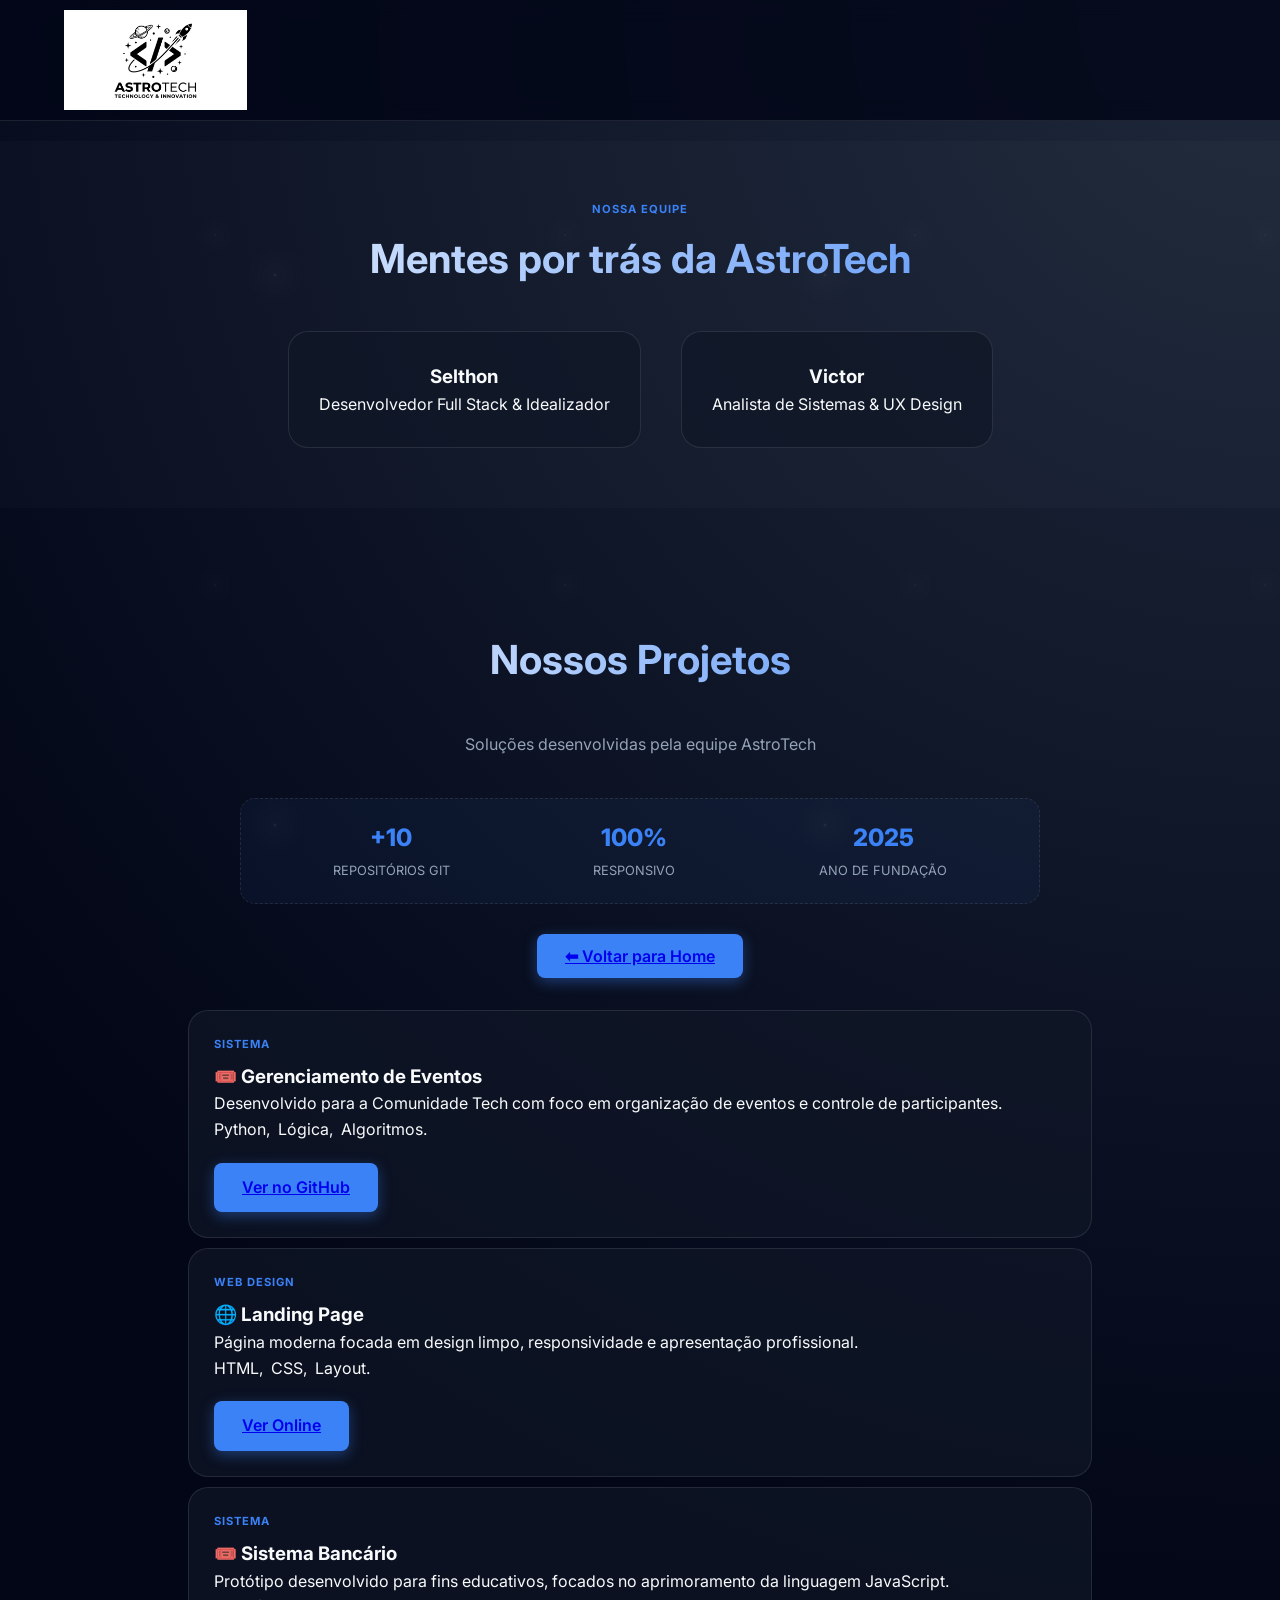
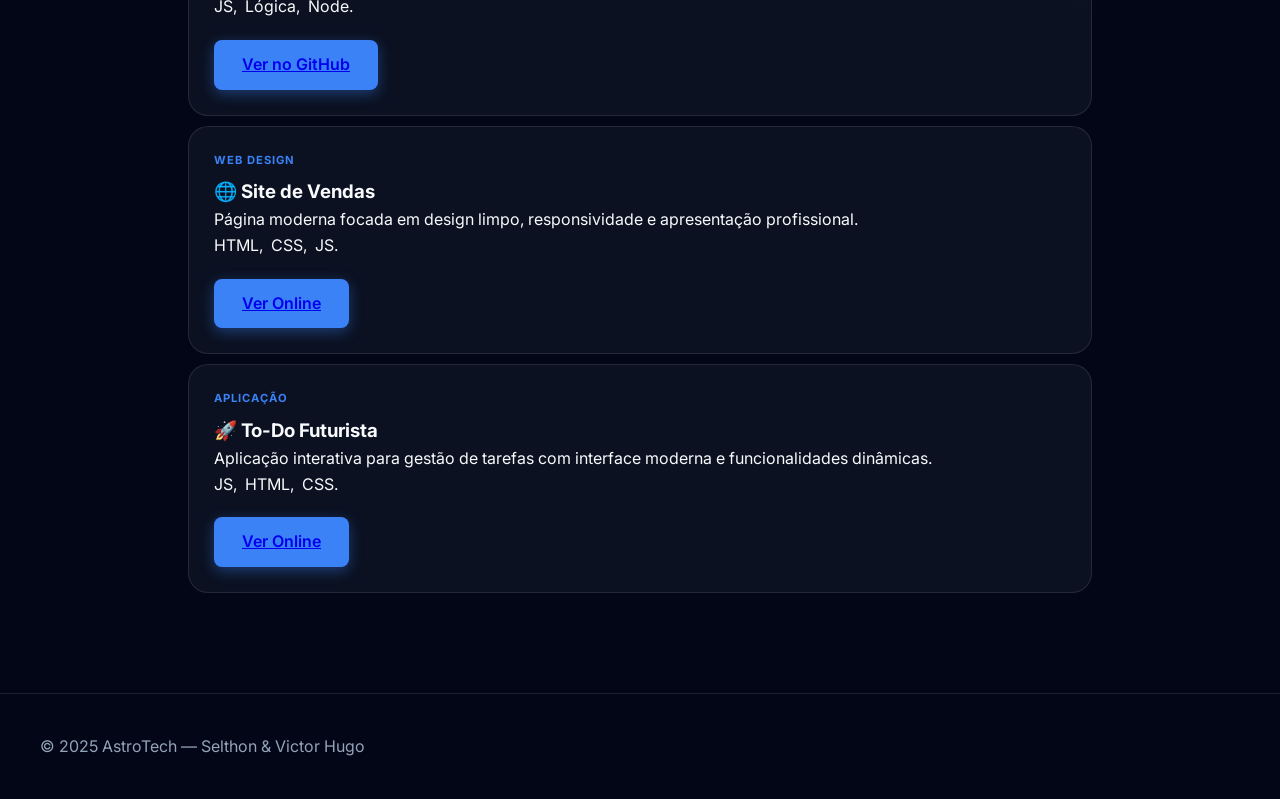
<file: projetos.html>
<!DOCTYPE html>
<html lang="pt-br">
<head>
    <meta charset="UTF-8">
    <meta name="viewport" content="width=device-width, initial-scale=1.0">
    <title>Projetos - AstroTech</title>
    <link rel="stylesheet" href="style.css">
</head>
<body>

<header class="header-projetos">
    <div class="container header-content">
        <a href="index.html" class="logo-link">
            <img src="img/logo.png" alt="AstroTech" class="logo-horizontal">
        </a>

        <nav class="menu-normal">
            <a href="index.html">Home</a>
            <a href="index.html#sobre">Sobre</a>
            <a href="index.html#servicos">Serviços</a>
            <a href="index.html#contato">Contato</a>
        </nav>
    </div>
</header>

<section class="team-section">
    <div class="container">
        <span class="category">Nossa Equipe</span>
        <h2>Mentes por trás da AstroTech</h2>
        <div class="team-grid">
            <div class="team-card">
                <div class="member-info">
                    <h3>Selthon</h3>
                    <p>Desenvolvedor Full Stack & Idealizador</p>
                </div>
            </div>
            <div class="team-card">
                <div class="member-info">
                    <h3>Victor</h3>
                    <p>Analista de Sistemas & UX Design</p>
                </div>
            </div>
        </div>
    </div>
</section>

<section class="section">
    <div class="container-titulo">
        <h2>Nossos Projetos</h2>
        <p class="subtitle">Soluções desenvolvidas pela equipe AstroTech</p>
        <div class="stats-bar">
            <div class="stat-item">
                <span class="stat-number">+10</span>
                <span class="stat-label">Repositórios Git</span>
            </div>
            <div class="stat-item">
                <span class="stat-number">100%</span>
                <span class="stat-label">Responsivo</span>
            </div>
            <div class="stat-item">
                <span class="stat-number">2025</span>
                <span class="stat-label">Ano de Fundação</span>
            </div>
        </div>
        <a href="index.html" class="btn-voltar">⬅ Voltar para Home</a>
    </div>

    <div class="project-grid">

        <div class="project-card">
            <div class="project-info">
                <span class="category">SISTEMA</span>
                <h3>🎟️ Gerenciamento de Eventos</h3>
                <p>Desenvolvido para a Comunidade Tech com foco em organização de eventos e controle de participantes.</p>
                
                <div class="tech-tags">
                    <span class="tag">Python,</span>
                    <span class="tag">Lógica,</span>
                    <span class="tag">Algoritmos.</span>
                </div>

                <a href="https://github.com/selthon06/TADS1-Trabalho-ALG" target="_blank" class="btn">
                    Ver no GitHub
                </a>
            </div>
        </div>

        <div class="project-card">
            <div class="project-info">
                <span class="category">WEB DESIGN</span>
                <h3>🌐 Landing Page</h3>
                <p>Página moderna focada em design limpo, responsividade e apresentação profissional.</p>
                
                <div class="tech-tags">
                    <span class="tag">HTML,</span>
                    <span class="tag">CSS,</span>
                    <span class="tag">Layout.</span>
                </div>

                <a href="https://selthon06.github.io/landing-page/" target="_blank" class="btn">
                    Ver Online
                </a>
            </div>
        </div>

        <div class="project-card">
            <div class="project-info">
                <span class="category">SISTEMA</span>
                <h3>🎟️ Sistema Bancário</h3>
                <p>Protótipo desenvolvido para fins educativos, focados no aprimoramento da linguagem JavaScript.</p>
                
                <div class="tech-tags">
                    <span class="tag">JS,</span>
                    <span class="tag">Lógica,</span>
                    <span class="tag">Node.</span>
                </div>

                <a href="https://github.com/VicHtads/POO/tree/main/SistemaBanco" target="_blank" class="btn">
                    Ver no GitHub
                </a>
            </div>
        </div>

        <div class="project-card">
            <div class="project-info">
                <span class="category">WEB DESIGN</span>
                <h3>🌐 Site de Vendas</h3>
                <p>Página moderna focada em design limpo, responsividade e apresentação profissional.</p>
                
                <div class="tech-tags">
                    <span class="tag">HTML,</span>
                    <span class="tag">CSS,</span>
                    <span class="tag">JS.</span>
                </div>

                <a href="https://vichtads.github.io/Palmas_Mondial_Ventiladores/" target="_blank" class="btn">
                    Ver Online
                </a>
            </div>
        </div>

        <div class="project-card">
            <div class="project-info">
                <span class="category">APLICAÇÃO</span>
                <h3>🚀 To-Do Futurista</h3>
                <p>Aplicação interativa para gestão de tarefas com interface moderna e funcionalidades dinâmicas.</p>
                
                <div class="tech-tags">
                    <span class="tag">JS,</span>
                    <span class="tag">HTML,</span>
                    <span class="tag">CSS.</span>
                </div>

                <a href="https://selthon06.github.io/todo-futurista/" target="_blank" class="btn">
                    Ver Online
                </a>
            </div>
        </div>

    </div>
</section>

<footer>
    <p>© 2025 AstroTech — Selthon & Victor Hugo</p>
</footer>

</body>
</html>
</file>
<file: style.css>
@import url('https://fonts.googleapis.com/css2?family=Inter:wght@300;400;600;700&display=swap');

:root {
    --primary: #3b82f6;
    --primary-hover: #2563eb;
    --bg-dark: #020617;
    --bg-card: rgba(17, 24, 39, 0.7);
    --text-main: #f8fafc;
    --text-muted: #94a3b8;
    --glass-border: rgba(255, 255, 255, 0.1);
}

/* RESET E BASE */
* {
    margin: 0;
    padding: 0;
    box-sizing: border-box;
}

html {
    scroll-behavior: smooth;
}

body {
    font-family: 'Inter', sans-serif;
    background: radial-gradient(circle at top right, #1e293b, #020617 60%);
    color: var(--text-main);
    line-height: 1.6;
    overflow-x: hidden;
}

/* HEADER E MENU */
.header-topo {
    position: fixed;
    top: 0;
    width: 100%;
    display: flex;
    justify-content: flex-end;
    padding: 20px 5%;
    z-index: 1000;
    backdrop-filter: blur(10px); /* Efeito de vidro no topo ao rolar */
}

.menu-toggle {
    font-size: 24px;
    cursor: pointer;
    background: var(--primary);
    padding: 10px 18px;
    border-radius: 8px;
    transition: 0.3s;
    box-shadow: 0 4px 15px rgba(59, 130, 246, 0.4);
}

nav {
    position: fixed;
    top: 0;
    right: -300px;
    width: 280px;
    height: 100vh;
    background: rgba(15, 23, 42, 0.95);
    backdrop-filter: blur(20px);
    display: flex;
    flex-direction: column;
    padding: 80px 40px;
    transition: cubic-bezier(0.4, 0, 0.2, 1) 0.5s;
    border-left: 1px solid var(--glass-border);
}

nav.active {
    right: 0;
}

nav a {
    color: var(--text-main);
    text-decoration: none;
    margin: 15px 0;
    font-size: 1.1rem;
    font-weight: 500;
    transition: 0.3s;
}

nav a:hover {
    color: var(--primary);
    transform: translateX(5px);
}

/*HERO SECTION (LOGO)*/
.hero-logo {
    height: 100vh;
    display: flex;
    flex-direction: column;
    justify-content: center;
    align-items: center;
    text-align: center;
}

.hero-logo img {
    width: 40%; /* Reduzi um pouco para ficar mais legal */
    max-width: 500px;
    filter: drop-shadow(0 0 30px rgba(59, 130, 246, 0.3));
    animation: float 6s ease-in-out infinite;
}

@keyframes float {
    0%, 100% { transform: translateY(0); }
    50% { transform: translateY(-20px); }
}

/* CARDS E SEÇÕES */
.section {
    padding: 100px 10%;
    max-width: 1200px;
    margin: 0 auto;
}

h2 {
    font-size: 2.5rem;
    margin-bottom: 40px;
    background: linear-gradient(to right, #fff, var(--primary));
    background-clip: border-box;
    -webkit-background-clip: text;
    -webkit-text-fill-color: transparent;
}

.cards {
    display: grid;
    grid-template-columns: repeat(auto-fit, minmax(280px, 1fr));
    gap: 25px;
    margin-top: 40px;
}

.card {
    background: linear-gradient(135deg, rgba(255, 255, 255, 0.05), rgba(255, 255, 255, 0.01));
    padding: 30px;
    border-radius: 16px;
    border: 1px solid var(--glass-border);
    backdrop-filter: blur(5px);
    transition: all 0.4s ease;
    text-align: left;
    position: relative;
    overflow: hidden;
}



.card:hover {
    transform: translateY(-10px);
    border-color: var(--primary);
    box-shadow: 0 10px 30px rgba(0, 0, 0, 0.5), 0 0 15px rgba(59, 130, 246, 0.2);
}

.card h3 {
    margin-bottom: 12px;
    color: var(--primary);
}

.card p {
    color: var(--text-muted);
    font-size: 0.95rem;
}

/* BOTÕES */
.btn, .btn-voltar {
    background: var(--primary);
    padding: 12px 28px;
    font-weight: 600;
    border-radius: 8px;
    box-shadow: 0 4px 14px 0 rgba(59, 130, 246, 0.39);
}

.btn:hover {
    background: var(--primary-hover);
    transform: scale(1.05);
}

/* FOOTER */
footer {
    padding: 40px;
    border-top: 1px solid var(--glass-border);
    color: var(--text-muted);
}
.header-projetos {
    background: rgba(2, 6, 23, 0.8);
    backdrop-filter: blur(10px);
    border-bottom: 1px solid var(--glass-border);
    margin-bottom: 20px;
}

.container-titulo {
    text-align: center;
    margin-bottom: 40px;
}

.subtitle {
    color: var(--text-muted);
    margin-bottom: 20px;
}

.category {
    font-size: 0.7rem;
    font-weight: 700;
    color: var(--primary);
    letter-spacing: 1px;
    text-transform: uppercase;
    display: block;
    margin-bottom: 8px;
}

/* Garante que o grid de projetos não fique colado nas bordas */
.project-grid {
    max-width: 1100px;
    margin: 0 auto;
    padding: 0 20px;
}

.project-card {
    display: flex;
    flex-direction: column;
    min-height: 150px; /* Define uma altura mínima para os cards ficarem iguais */
    background: var(--bg-card);
    border-radius: 20px;
    border: 1px solid var(--glass-border);
    transition: 0.4s;
    margin-top: 10px;
}

.project-info {
    padding: 25px;
    display: flex;
    flex-direction: column;
    flex-grow: 1; /* Faz esta div ocupar todo o espaço disponível */
}

.project-info .btn {
    margin-top: auto; 
    align-self: flex-start; /* Mantém o botão alinhado à esquerda */
    width: fit-content;
}

/* Ajuste das tags para não embolarem */
.tech-tags {
    display: flex;
    flex-wrap: wrap;
    gap: 8px;
    margin-bottom: 20px;
}

/* Container do Header para alinhar horizontalmente */
.header-content {
    display: flex;
    justify-content: space-between;
    align-items: center;
    width: 100%;
    padding: 10px 5%;
}

.logo-horizontal {
    height: 100px; /* Define uma altura fixa pequena */
    width: auto;   /* Largura se ajusta proporcionalmente */
    object-fit: contain;
    filter: invert(0) brightness(1); 
}

.logo-link {
    display: flex;
    align-items: center;
}

/* Garante que o título da página não fique colado no header */
.section {
    padding-top: 120px; /* Dá espaço para o header fixo */
}

/* EFEITO DE ESTRELAS NO FUNDO */
body::before {
    content: "";
    position: fixed;
    top: 0;
    left: 0;
    width: 100%;
    height: 100%;
    background-image: 
        radial-gradient(white, rgba(255,255,255,.2) 2px, transparent 40px),
        radial-gradient(white, rgba(255,255,255,.15) 1px, transparent 30px);
    background-size: 550px 550px, 350px 350px;
    background-position: 0 0, 40px 60px;
    opacity: 0.1; /* Bem sutil para não atrapalhar a leitura */
    z-index: -1;
}

/* ESTILO DA SEÇÃO DE EQUIPE */
.team-section {
    padding: 60px 20px;
    text-align: center;
    background: rgba(255, 255, 255, 0.02); /* Diferença leve de tom para separar seções */
}

.team-grid {
    display: flex;
    justify-content: center;
    gap: 40px;
    margin-top: 30px;
}

.team-card {
    background: var(--bg-card);
    padding: 30px;
    border-radius: 20px;
    border: 1px solid var(--glass-border);
    min-width: 250px;
    transition: 0.3s;
}

.team-card:hover {
    border-color: var(--primary);
    box-shadow: 0 0 20px rgba(59, 130, 246, 0.1);
}

.stats-bar {
    display: flex;
    justify-content: space-around;
    max-width: 800px;
    margin: 40px auto;
    padding: 20px;
    background: rgba(59, 130, 246, 0.05);
    border-radius: 15px;
    border: 1px dashed var(--glass-border);
}

.stat-number {
    display: block;
    font-size: 1.5rem;
    font-weight: 800;
    color: var(--primary);
}

.stat-label {
    font-size: 0.8rem;
    color: var(--text-muted);
    text-transform: uppercase;
}

.hero-content {
    text-align: center;
    padding: 0 20px;
}

.hero-content h1 {
    font-size: 3rem;
    margin-top: 20px;
    font-weight: 800;
}

.highlight {
    color: var(--primary);
    text-shadow: 0 0 20px rgba(59, 130, 246, 0.5);
}

.hero-content p {
    color: var(--text-muted);
    max-width: 600px;
    margin: 20px auto;
    font-size: 1.1rem;
}

.btn-outline {
    background: transparent;
    border: 1px solid var(--primary);
    margin-left: 15px;
}

.btn-outline:hover {
    background: rgba(59, 130, 246, 0.1);
}

.tech-icons-grid {
    display: grid;
    grid-template-columns: repeat(auto-fit, minmax(100px,));
    gap: 30px;
    margin-top: 40px;
}

.tech-item {
    background: rgba(255, 255, 255, 0.03);
    padding: 30px;
    border-radius: 15px;
    border: 1px solid var(--glass-border);
    display: flex;
    flex-direction: column;
    align-items: center;
    transition: 0.3s;
}

.tech-item:hover {
    transform: translateY(-5px);
    background: rgba(59, 130, 246, 0.1);
    border-color: var(--primary);
}

.tech-item i {
    font-size: 3rem; /* Tamanho do ícone */
    margin-bottom: 15px;
}

.tech-item span {
    font-weight: 600;
    font-size: 0.9rem;
    color: var(--text-main);
}

* Layout em Grid para a Seção Sobre */
.about-grid {
    display: grid;
    grid-template-columns: 1.2fr 0.8fr; /* Coluna de texto maior que a de features */
    gap: 60px;
    align-items: center;
    text-align: left; /* Alinhamento à esquerda para ar mais profissional */
}

.about-text h2 {
    margin-bottom: 20px;
    text-align: left;
}

.about-text p {
    color: var(--text-muted);
    font-size: 1.1rem;
    margin-bottom: 20px;
}

/* Coluna de Features (Mini Cards) */
.about-features {
    display: flex;
    flex-direction: column;
    gap: 20px;
}

.feature-mini-card {
    background: rgba(255, 255, 255, 0.03);
    padding: 20px;
    border-radius: 12px;
    border-left: 4px solid var(--primary); /* Detalhe visual de cor */
    transition: 0.3s;
}

.feature-mini-card:hover {
    background: rgba(59, 130, 246, 0.08);
    transform: translateX(10px);
}

.feature-mini-card h3 {
    font-size: 1rem;
    color: #fff;
    margin-bottom: 5px;
}

.feature-mini-card p {
    font-size: 0.85rem;
    color: var(--text-muted);
    margin: 0;
}

/* Ajuste para telas pequenas */
@media (max-width: 768px) {
    .about-grid {
        grid-template-columns: 1fr;
        text-align: center;
    }
    .about-text h2 { text-align: center; }
    .feature-mini-card:hover { transform: translateY(-5px); }
}
</file>
